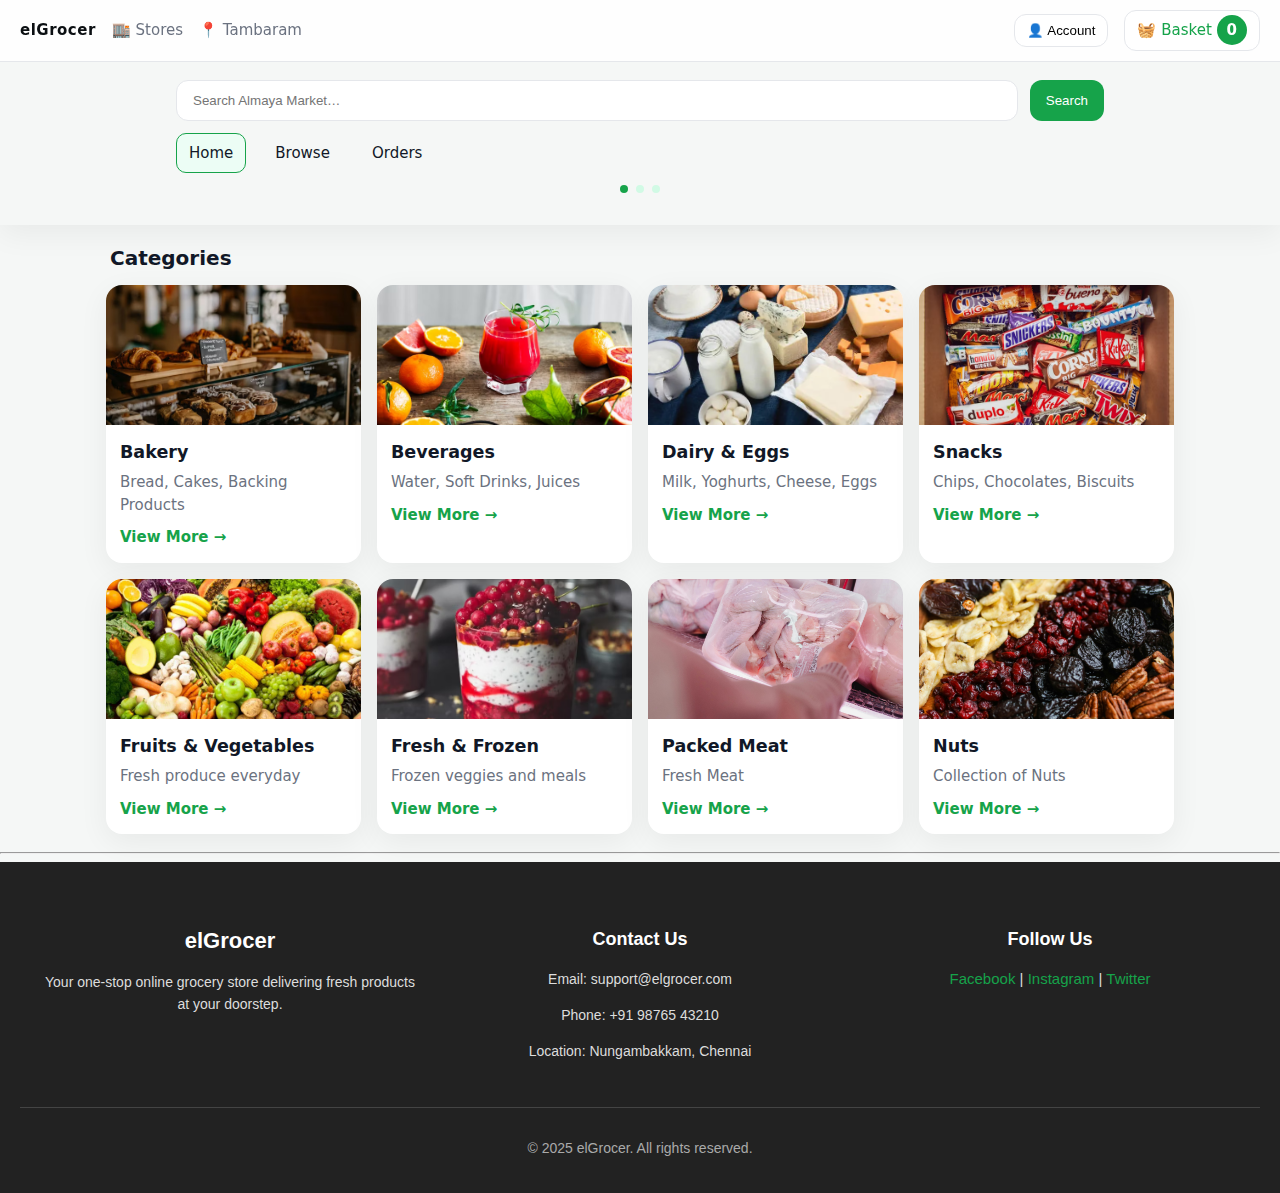
<file: index.html>
<!doctype html>
<html lang="en">
<head>
  <meta charset="UTF-8">
  <meta name="viewport" content="width=device-width, initial-scale=1.0">
  <title>elGrocer • Home</title>
  <link rel="stylesheet" href="assets/css/style.css">
  <style>
    .footer {
  background: #222;
  color: #ddd;
  padding: 40px 20px 20px;
  font-family: Arial, sans-serif;
}

.footer-container {
  display: grid;
  grid-template-columns: repeat(auto-fit, minmax(220px, 1fr));
  gap: 30px;
  max-width: 1200px;
  margin: auto;
}

.footer h3 {
  color: #fff;
  font-size: 22px;
  margin-bottom: 10px;
}

.footer h4 {
  color: #fff;
  margin-bottom: 15px;
  font-size: 18px;
}

.footer p {
  font-size: 14px;
  line-height: 1.6;
}

.footer ul {
  list-style: none;
  padding: 0;
}

.footer ul li {
  margin-bottom: 10px;
}

.footer ul li a {
  text-decoration: none;
  color: #bbb;
  transition: color 0.3s ease;
}

.footer ul li a:hover {
  color: #fff;
}

.footer .social-icons {
  display: flex;
  gap: 10px;
  font-size: 20px;
}

.footer .social-icons a {
  color: #bbb;
  text-decoration: none;
  transition: color 0.3s ease;
}

.footer .social-icons a:hover {
  color: #00aced;
}

.footer-bottom {
  text-align: center;
  border-top: 1px solid #444;
  margin-top: 30px;
  padding-top: 15px;
  font-size: 14px;
  color: #aaa;
}

  </style>
</head>
<body>
  <header class="header">
    <div class="topbar">
      <div class="brand">el<b>Grocer</b></div>
       <div class="muted" id="storeBtn">🏬 Stores</div>
<div class="muted" id="currentStore">📍 Tambaram</div>

<!-- Store Modal -->
<div id="storeModal" class="modal">
  <div class="modal-content">
    <span class="close">&times;</span>
    <h2>Select a Store</h2>
    <ul id="storeList">
      <li data-store="Tambaram">Tambaram Supermart</li>
      <li data-store="Velachery">Velachery Fresh Foods</li>
      <li data-store="Anna Nagar">Anna Nagar Grocery Hub</li>
    </ul>
  </div>
</div>
      <span class="spacer"></span>
      <button class="icon-btn" onclick="location.href='Account.html'">👤 Account</button>
      <a class="icon-btn" href="cart.html">🧺 Basket <span class="badge" data-cart-count>0</span></a>
    </div>

    <div class="searchbar">
      <input id="searchInput" placeholder="Search Almaya Market…">
      <button id="searchBtn">Search</button>
    </div>

    <nav class="nav-tabs">
      <a data-active="home" class="active">Home</a>
      <a href="products.html" data-active="products">Browse</a>
       <a href="order.html" data-active="orders">Orders</a>
    </nav>

    <div class="hero-dots"></div>
  </header>

  <main class="wrap">
    <div class="section-title">Categories</div>
    <section id="categories" class="categories"></section>
  </main>
  <hr>
<footer class="footer">
  <div class="footer-container">
    <div class="footer-about">
      <h3>el<b>Grocer</b></h3>
      <p>Your one-stop online grocery store delivering fresh products at your doorstep.</p>
    </div>

    <div class="footer-contact">
      <h4>Contact Us</h4>
      <p>Email: support@elgrocer.com</p>
      <p>Phone: +91 98765 43210</p>
      <p>Location: Nungambakkam, Chennai</p>
    </div>

    <div class="footer-social">
      <h4>Follow Us</h4>
      <a href="#">Facebook</a> | 
      <a href="#">Instagram</a> | 
      <a href="#">Twitter</a>
    </div>
  </div>
  <div class="footer-bottom">
    <p>&copy; 2025 elGrocer. All rights reserved.</p>
  </div>
</footer>


  <script type="module">
    import { initHeader, renderHome } from './assets/js/app.js';
    initHeader('home');
    renderHome();
    document.getElementById('searchBtn').addEventListener('click', ()=> {
      const q = document.getElementById('searchInput').value.trim();
      if (q) location.href = `products.html?q=${encodeURIComponent(q)}`;
    });
  </script>
</body>
</html>
</file>
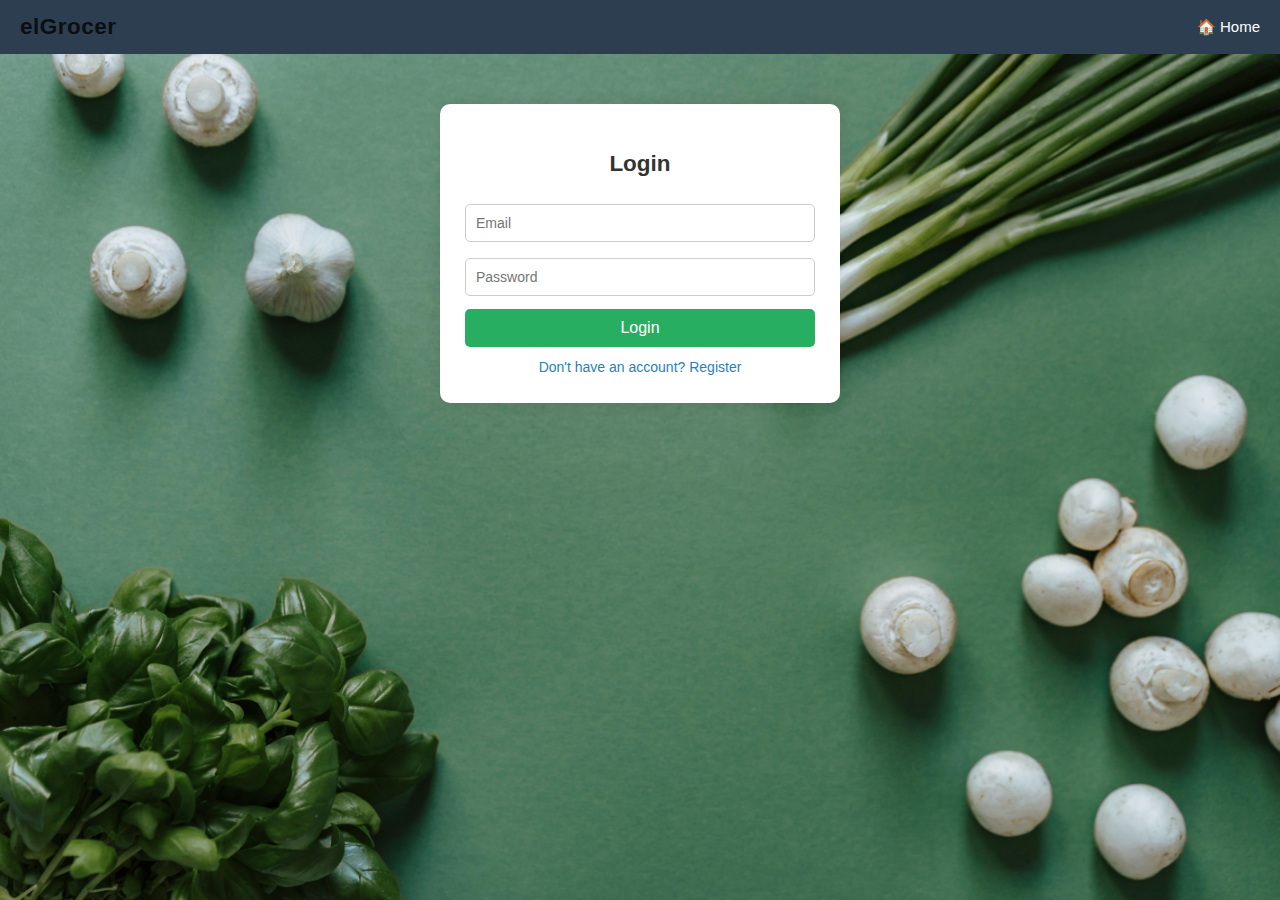
<file: Account.html>
<!doctype html>
<html lang="en">
<head>
  <meta charset="UTF-8">
  <meta name="viewport" content="width=device-width, initial-scale=1.0">
  <title>Account - elGrocer</title>
  <link rel="stylesheet" href="assets/css/style.css">
  <style>
    body {
      margin: 0;
      font-family: Arial, sans-serif;
      background: #f0f4f8;
    }
    header {
      background: #2c3e50;
      color: white;
      padding: 10px 20px;
      display: flex;
      align-items: center;
      justify-content: space-between;
    }
    header .brand {
      font-size: 1.5em;
    }
    header a {
      color: white;
      text-decoration: none;
      font-size: 1em;
    }
    .account-container {
      max-width: 400px;
      margin: 50px auto;
      background: white;
      padding: 25px;
      border-radius: 10px;
      box-shadow: 0 0 15px rgba(0,0,0,0.1);
    }
    h2 {
      text-align: center;
      margin-bottom: 15px;
      color: #333;
    }
    input {
      width: 100%;
      padding: 10px;
      margin: 8px 0;
      border: 1px solid #ccc;
      border-radius: 5px;
      font-size: 14px;
    }
    button {
      width: 100%;
      padding: 10px;
      background: #27ae60;
      color: white;
      border: none;
      border-radius: 5px;
      font-size: 16px;
      cursor: pointer;
      margin-top: 5px;
    }
    button:hover {
      background: #1e8449;
    }
    .toggle-link {
      text-align: center;
      margin-top: 10px;
      cursor: pointer;
      color: #2980b9;
      font-size: 14px;
    }
    .toggle-link:hover {
      text-decoration: underline;
    }
   body {
    margin: 0;
    font-family: Arial, sans-serif;
    background: url("assets/image/login.jpg") no-repeat center center fixed;
    background-size: cover;  /* makes image cover whole screen */
  }
 

  </style>
</head>
<body>

  <header>
    <div class="brand">el<b>Grocer</b></div>
    <a href="index.html">🏠 Home</a>
  </header>

  <div class="account-container">
    <!-- Login Form -->
    <form id="loginForm">
      <h2>Login</h2>
      <input type="email" name="email" placeholder="Email" required>
      <input type="password" name="password" placeholder="Password" required>
      <button type="submit">Login</button>
      <div class="toggle-link" onclick="showRegister()">Don't have an account? Register</div>
    </form>

    <!-- Register Form -->
    <form id="registerForm" style="display: none;">
      <h2>Register</h2>
      <input type="text" name="fullName" id="fullName" placeholder="Full Name" required>
      <input type="email" name="email" id="email" placeholder="Email" required>
      <input type="password" name="password" id="password" placeholder="Password" required>
      <input type="password" name="confirmPassword" id="confirmPassword" placeholder="Confirm Password" required>
      <button type="submit">Register</button>
      <div class="toggle-link" onclick="showLogin()">Already have an account? Login</div>
    </form>
  </div>

<script>
function showRegister() {
  document.getElementById("loginForm").style.display = "none";
  document.getElementById("registerForm").style.display = "block";
}
function showLogin() {
  document.getElementById("registerForm").style.display = "none";
  document.getElementById("loginForm").style.display = "block";
}

document.getElementById("registerForm").addEventListener("submit", async function(e) {
  e.preventDefault();
  let fullName = document.getElementById("fullName").value.trim();
  let email = document.getElementById("email").value.trim();
  let password = document.getElementById("password").value;
  let confirmPassword = document.getElementById("confirmPassword").value;

  if (password !== confirmPassword) {
    alert("Passwords do not match");
    return;
  }

  try {
    let res = await fetch("http://localhost:8080/api/users/register", {
      method: "POST",
      headers: { "Content-Type": "application/json" },
      body: JSON.stringify({ fullName, email, password })
    });
    alert(await res.text());
    showLogin();
  } catch (err) {
    console.error(err);
    alert("Error registering user");
  }
});

document.getElementById("loginForm").addEventListener("submit", async function(e) {
  e.preventDefault();
  let email = this.email.value.trim();
  let password = this.password.value;

  try {
    let res = await fetch("http://localhost:8080/api/users/login", {
      method: "POST",
      headers: { "Content-Type": "application/json" },
      body: JSON.stringify({ email, password })
    });
    alert(await res.text());
  } catch (err) {
    console.error(err);
    alert("Error logging in");
  }
});
</script>

</body>
</html>
</file>
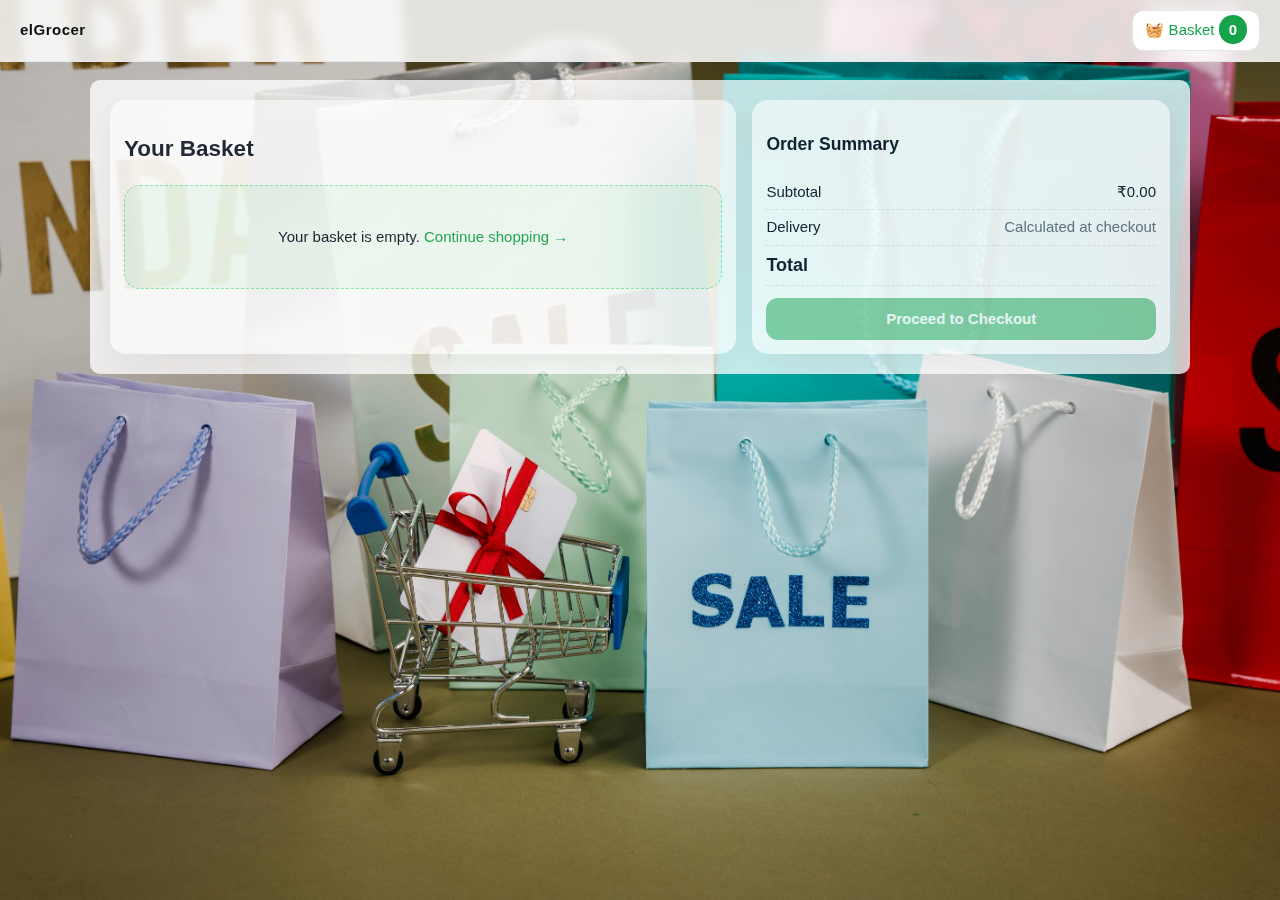
<file: cart.html>
<!doctype html>
<html lang="en">
<head>
  <meta charset="UTF-8">
  <meta name="viewport" content="width=device-width, initial-scale=1.0">
  <title>Your Basket</title>
  <link rel="stylesheet" href="assets/css/style.css">
  <style>
   
  body {
    margin: 0;
    font-family: Arial, sans-serif;
    background-image: url('assets/image/cart.jpg.jpg'); /* change path */
    background-size: cover;
    background-position: center;
    background-attachment: fixed; /* stays fixed while scrolling */
  }

  /* Optional: make text more readable */
  .wrap {
    background-color: rgba(255, 255, 255, 0.85);
    opacity: 0.9;
    padding: 20px;
    border-radius: 10px;
  }

  </style>
</head>
<body>
  <header class="topbar">
    <a href="index.html" class="brand">el<b>Grocer</b></a>
    <span class="spacer"></span>
    <a class="icon-btn" href="cart.html">🧺 Basket <span class="badge" data-cart-count>0</span></a>
  </header>

  <main class="wrap cart">
    <section class="cart-panel">
      <h2>Your Basket</h2>
      <div id="cartItems"></div>
    </section>
    <aside class="summary">
      <h3>Order Summary</h3>
      <div class="row"><span>Subtotal</span><span id="subtotal">₹0.00</span></div>
      <div class="row"><span>Delivery</span><span class="muted">Calculated at checkout</span></div>
      <div class="row total"><span>Total</span><span id="total"></span></div>
      <a id="checkoutBtn" href="checkout.html" class="btn" style="display:block; text-align:center; margin-top:12px;">Proceed to Checkout</a>
    </aside>
  </main>

  <script type="module">
    import { initHeader, renderCart } from './assets/js/app.js';
    initHeader('cart');
    renderCart();
  </script>
</body>
</html>
</file>
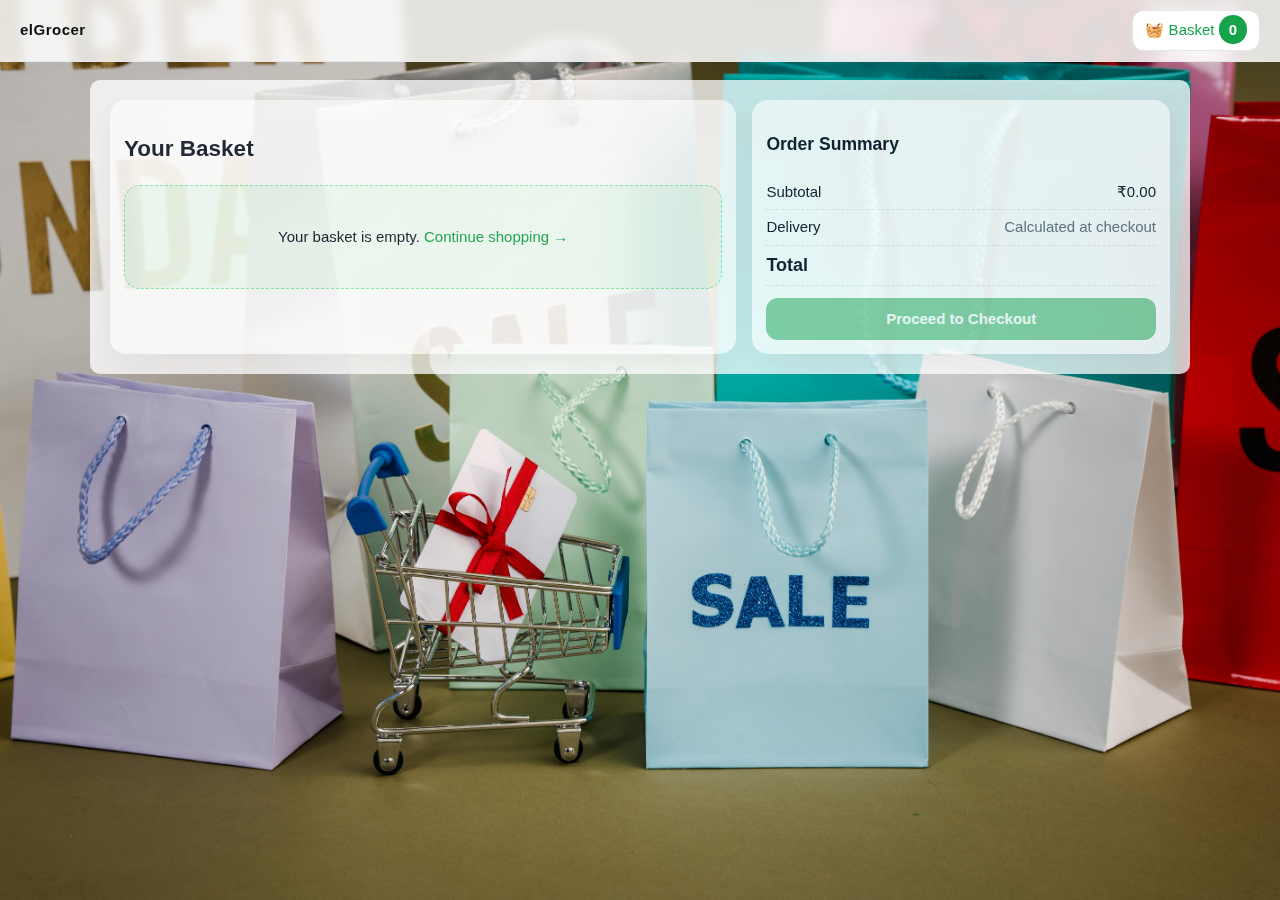
<file: checkout.html>
<!doctype html>
<html lang="en">
<head>
  <meta charset="UTF-8">
  <meta name="viewport" content="width=device-width, initial-scale=1.0">
  <title>Checkout</title>
  <link rel="stylesheet" href="assets/css/style.css">
</head>
<body>
  <header class="topbar">
    <a href="index.html" class="brand">el<b>Grocer</b></a>
    <span class="spacer"></span>
    <a class="icon-btn" href="cart.html">🧺 Basket <span class="badge" data-cart-count>0</span></a>
  </header>

  <main class="wrap cart">
    <section class="cart-panel">
      <h2>Delivery Details</h2>
      <form id="checkoutForm" class="form">
        <input id="name" placeholder="Full Name" required>
        <input id="email" placeholder="Email" type="email" required>
        <input id="phone" placeholder="Phone" required>
        <textarea id="address" placeholder="Full Address" required></textarea>
        <button class="btn">Place Order</button>
      </form>
    </section>
    <aside class="summary">
      <h3>Summary</h3>
      <div class="row"><span>Subtotal</span><span id="summarySubtotal">₹0.00</span></div>
      <div class="row"><span>Delivery</span><span id="summaryDelivery">₹0.00</span></div>
      <div class="row total"><span>Total</span><span id="summaryTotal">₹0.00</span></div>
    </aside>
  </main>

  <script type="module">
    import { initHeader, renderCheckout } from './assets/js/app.js';
    initHeader('checkout');
    renderCheckout();
    
document.getElementById("checkoutForm").addEventListener("submit", async function(e) {
    e.preventDefault();

    let orderData = {
        fullName: document.getElementById("name").value,
        email: document.getElementById("email").value,
        phone: document.getElementById("phone").value,
        address: document.getElementById("address").value,
        subtotal: parseFloat(document.getElementById("summarySubtotal").innerText.replace("₹", "")),
        deliveryFee: parseFloat(document.getElementById("summaryDelivery").innerText.replace("₹", "")),
        totalAmount: parseFloat(document.getElementById("summaryTotal").innerText.replace("₹", ""))
    };

    let res = await fetch("http://localhost:8080/api/orders", {
        method: "POST",
        headers: { "Content-Type": "application/json" },
        body: JSON.stringify(orderData)
    });

    alert(await res.text());
});


  </script>
</body>
</html>
</file>
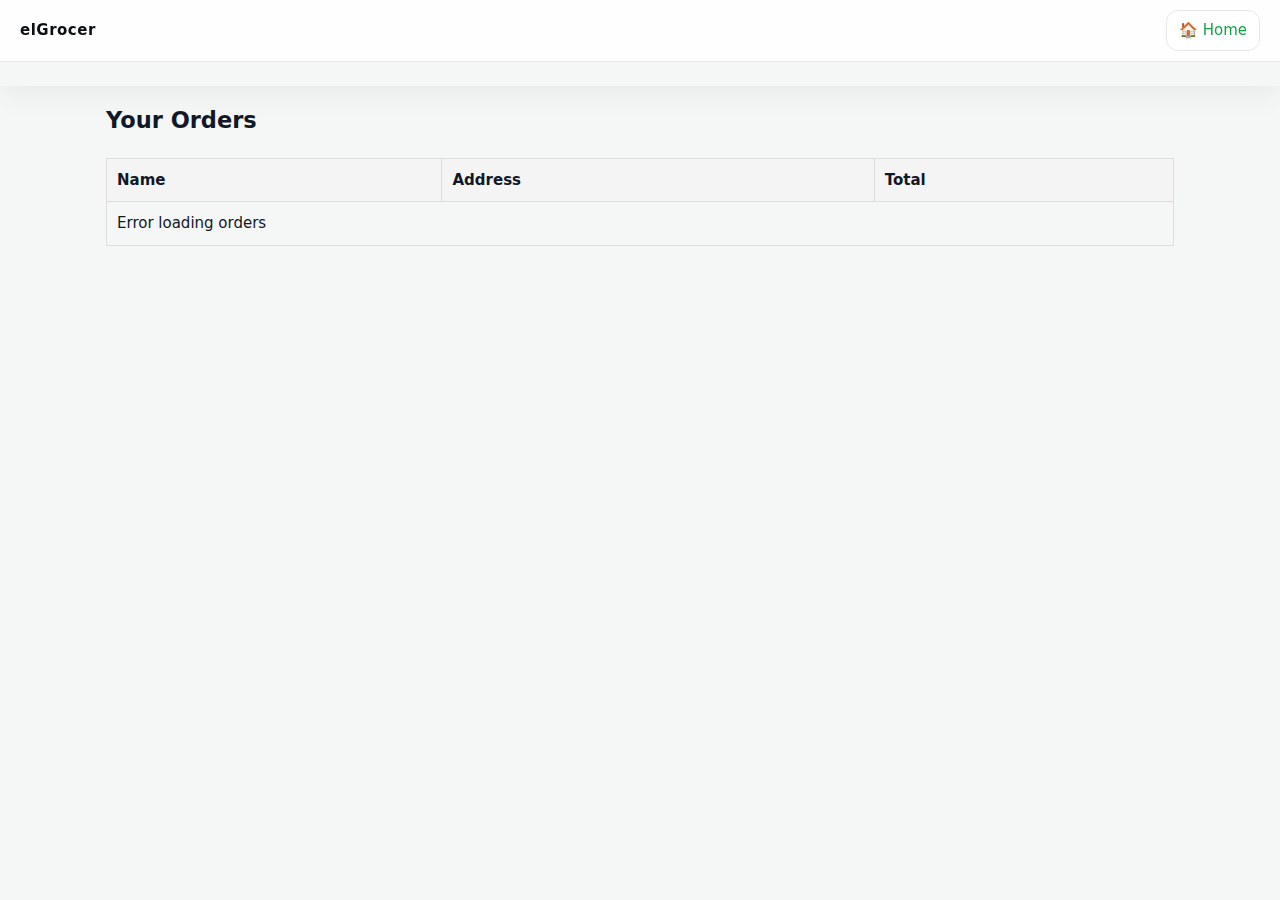
<file: order.html>
<!doctype html>
<html lang="en">
<head>
  <meta charset="UTF-8">
  <meta name="viewport" content="width=device-width, initial-scale=1.0">
  <title>Orders - elGrocer</title>
  <link rel="stylesheet" href="assets/css/style.css">
  <style>
    table {
      width: 100%;
      border-collapse: collapse;
      margin-top: 20px;
    }
    table, th, td {
      border: 1px solid #ddd;
    }
    th, td {
      padding: 10px;
      text-align: left;
    }
    th {
      background: #f4f4f4;
    }
  </style>
</head>
<body>
  <header class="header">
    <div class="topbar">
      <div class="brand">el<b>Grocer</b></div>
      <span class="spacer"></span>
      <a class="icon-btn" href="index.html">🏠 Home</a>
    </div>
  </header>

  <main class="wrap">
    <h2>Your Orders</h2>
    <table>
      <thead>
        <tr>
          <th>Name</th>
          <th>Address</th>
          <th>Total</th>
        </tr>
      </thead>
      <tbody id="ordersTable">
        <tr><td colspan="3">Loading orders...</td></tr>
      </tbody>
    </table>
  </main>

  <script>
    const ORDERS_API = "http://localhost:8080/api/orders/view";

    async function loadOrders() {
      try {
        const res = await fetch(ORDERS_API);
        if (!res.ok) throw new Error("Failed to fetch orders");
        const orders = await res.json();

        const table = document.getElementById("ordersTable");

        if (orders.length === 0) {
          table.innerHTML = `<tr><td colspan="3">No orders found</td></tr>`;
          return;
        }

        table.innerHTML = orders.map(order => `
          <tr>
            <td>${order.fullName}</td>
            <td>${order.address}</td>
            <td>₹${order.totalAmount != null ? order.totalAmount.toFixed(2) : "0.00"}</td>
          </tr>
        `).join("");
      } catch (err) {
        console.error(err);
        document.getElementById("ordersTable").innerHTML =
          `<tr><td colspan="3">Error loading orders</td></tr>`;
      }
    }

    loadOrders();
  </script>
</body>
</html>
</file>
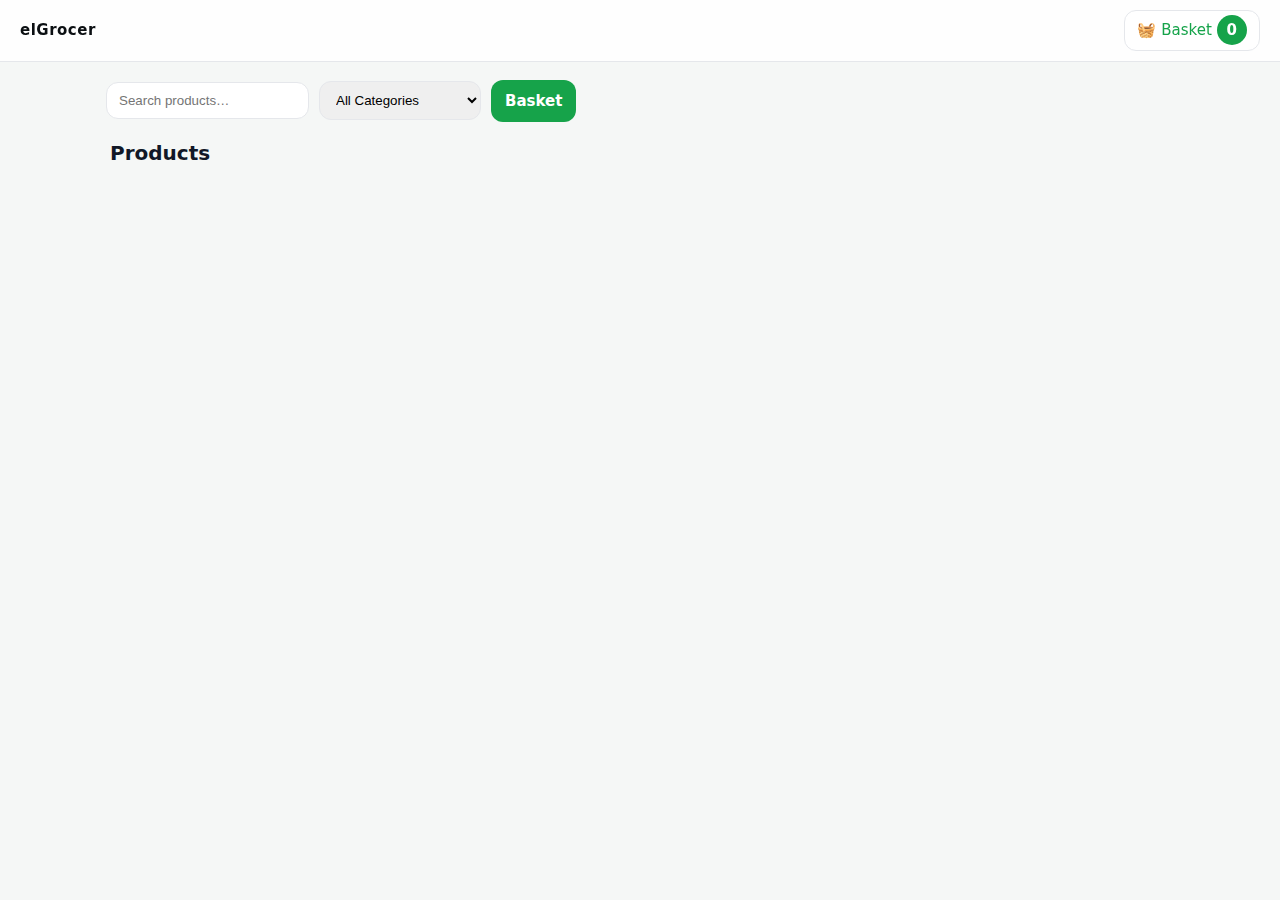
<file: products.html>
<!doctype html>
<html lang="en">
<head>
  <meta charset="UTF-8">
  <meta name="viewport" content="width=device-width, initial-scale=1.0">
  <title>Browse Products</title>
  <link rel="stylesheet" href="assets/css/style.css">
</head>
<body>
  <header class="topbar">
    <a href="index.html" class="brand">el<b>Grocer</b></a>
    <span class="spacer"></span>
    <a class="icon-btn" href="cart.html">🧺 Basket <span class="badge" data-cart-count>0</span></a>
  </header>

  <main class="wrap">
    <div class="toolbar">
      <input id="searchProducts" placeholder="Search products…">
      <select id="categorySelect">
        <option value="all">All Categories</option>
        <option value="bakery">Bakery</option>
        <option value="beverages">Beverages</option>
        <option value="dairy-eggs">Dairy & Eggs</option>
        <option value="snacks">Snacks</option>
        <option value="fruits-veg">Fruits & Vegetables</option>
        <option value="meat">Packed Meat</option>
        <option value="nuts">Nuts</option>
      </select>
      <a href="cart.html" class="btn">Basket</a>
    </div>
    <h2 id="resultTitle" class="section-title">Products</h2>
    <section id="productGrid" class="product-grid"></section>
  </main>

  <script type="module">
    import { initHeader, renderProducts } from './assets/js/app.js';
    initHeader('products');
    renderProducts();
  </script>
</body>
</html>
</file>
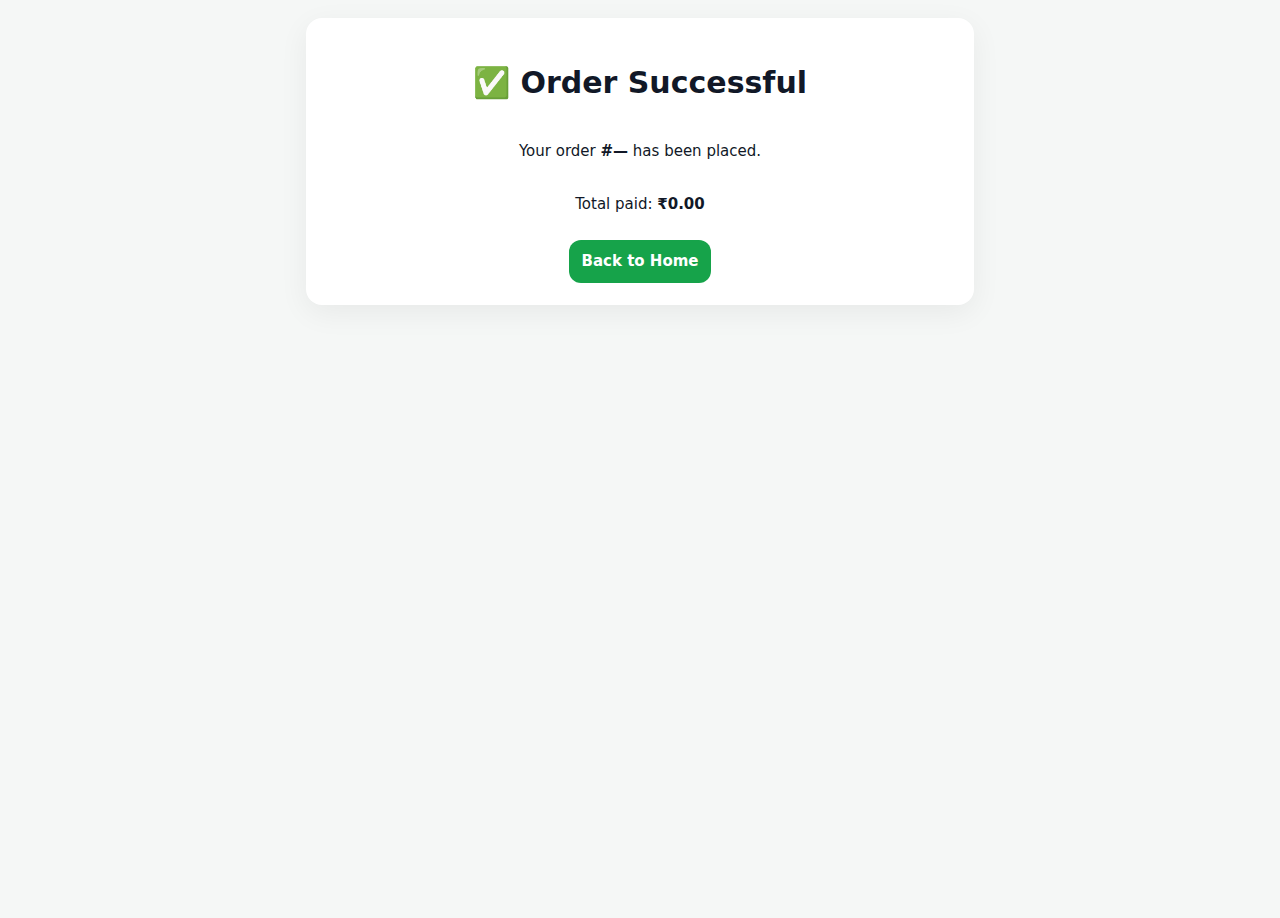
<file: success.html>
<!doctype html>
<html lang="en">
<head>
  <meta charset="UTF-8">
  <meta name="viewport" content="width=device-width, initial-scale=1.0">
  <title>Order Placed</title>
  <link rel="stylesheet" href="assets/css/style.css">
</head>
<body>
  <main class="wrap" style="max-width:700px;">
    <div class="cat-card" style="padding:22px; align-items:center;">
      <h1>✅ Order Successful</h1>
      <p>Your order <b>#<span id="orderId">—</span></b> has been placed.</p>
      <p>Total paid: <b id="orderTotal">₹0.00</b></p>
      <a class="btn" href="index.html" style="display:inline-block; margin-top:10px;">Back to Home</a>
    </div>
  </main>
  <script type="module">
    import { renderSuccess } from './assets/js/app.js';
    renderSuccess();
  </script>
</body>
</html>
</file>
<file: assets/css/style.css>
/* assets/css/style.css */
:root {
  --primary: #16a34a;
  --primary-600:#0f9a43;
  --bg: #f5f7f6;
  --card: #ffffff;
  --muted:#6b7280;
  --border:#e5e7eb;
  --shadow: 0 8px 30px rgba(0,0,0,.06);
  --radius: 16px;
}

* {
   box-sizing: border-box; 
  }
html, body {
   height: 100%;
   }
body {
  margin: 0; background: var(--bg);
  font: 15px/1.5 Inter, ui-sans-serif, system-ui, -apple-system, Segoe UI, Roboto, Arial, sans-serif;
  color: #111827;
}
a {
   color: var(--primary); 
   text-decoration: none;
   }
a.link { 
  font-weight: 600;
 }
a.link:hover { 
  text-decoration: underline;
 }

/* Header */
.header {
  background: url('https://images.unsplash.com/photo-1506806732259-39c2d0268443?q=80&w=1600&auto=format&fit=crop') center/cover no-repeat;
  padding-bottom: 24px;
  box-shadow: var(--shadow);
}
.topbar {
  backdrop-filter: blur(6px);
  background: rgba(255,255,255,.85);
  border-bottom: 1px solid var(--border);
  display: flex; align-items: center; gap: 16px;
  padding: 10px 20px;
}
.brand {
   font-weight: 800; 
   letter-spacing: .5px;
    color: #0b0f12;
   }
.spacer {
   flex: 1;
   }
.badge { 
  background: var(--primary); 
  color:#fff;
  padding:6px 10px;
  border-radius:999px;
  font-weight:600;
}
.icon-btn { 
  background:#fff;
   border:1px solid var(--border);
    padding:8px 12px;
     border-radius:12px; 
     cursor:pointer;
     }
.icon-btn:hover {
   border-color: #cbd5e1;
   }

.searchbar {
  max-width: 960px; 
  margin: 18px auto 0;
  display: flex;
  gap: 12px;
  padding: 0 16px;
}
.searchbar input {
  flex: 1;
  padding: 12px 16px;
  border-radius: 12px; 
  border: 1px solid var(--border);
}
.searchbar button {
   padding: 12px 16px; 
   border:none; 
   background: var(--primary);
   color:#fff;
   border-radius:12px;
   cursor:pointer; 
    }
.nav-tabs {
   display:flex; 
   gap: 16px; 
   padding: 0 16px; 
   margin: 12px auto; 
   max-width: 960px; 
  }
.nav-tabs a { 
  padding:8px 12px; 
  border-radius:10px; 
  color:#111827; 
  border:1px solid transparent; 
}
.nav-tabs a.active, .nav-tabs a:hover { 
  border-color: var(--primary); 
  background:#ecfdf5; 
}

/* Categories grid */
.wrap { 
  max-width: 1100px; 
  margin: 18px auto; 
  padding: 0 16px; 
}
.section-title { 
  font-size: 20px; 
  font-weight: 800; 
  margin: 12px 4px; 
}
.categories { 
  display:grid; 
  grid-template-columns: repeat(auto-fill, minmax(240px, 1fr)); 
  gap:16px; }
.cat-card { 
  background: var(--card); 
  border-radius: var(--radius); 
  box-shadow: var(--shadow); 
  overflow:hidden; 
  display:flex; 
  flex-direction: column; 
}
.cat-card img { 
  width:100%; 
  height:140px; 
  object-fit: cover; 
}
.cat-content { 
  padding: 14px; 
}
.cat-content h3 {
   margin: 0 0 6px 0;
   }
.cat-content p { 
  margin: 0 0 10px 0; 
  color: var(--muted); 
}

.hero-dots {
   display:flex; 
   gap:8px; 
   justify-content:center; 
   padding-bottom: 8px; 
  }
.dot { 
  width:8px; 
  height:8px; 
  background:#d1fae5; 
  border-radius:999px; 
}
.dot.active {
   background: var(--primary); 
  }


/* Product cards */
.toolbar { 
  display:flex; 
  gap:10px; 
  align-items:center; 
  margin: 8px 0 16px; 
}
.toolbar input, .toolbar select {
   padding:10px 12px; 
   border-radius:12px; 
   border:1px solid var(--border); 
  }
.toolbar .btn { 
  padding: 10px 14px; 
}

.product-grid { display:grid; grid-template-columns: repeat(auto-fill, minmax(220px, 1fr)); gap: 16px; }
.product-card { background: var(--card); border-radius: var(--radius); box-shadow: var(--shadow); overflow: hidden; display:flex; flex-direction: column; }
.product-card img { width:100%; height: 160px; object-fit: cover; }
.pc-body { padding: 12px; display:flex; flex-direction: column; gap: 8px; }
.price { font-weight: 800; }
.unit { color: var(--muted); font-weight: 600; }
.rating { color:#f59e0b; font-size: 14px; }

.btn { 
  background: var(--primary); 
  color:#fff; 
  border: none; 
  border-radius: 12px; 
  padding: 10px 12px; 
  cursor:pointer; 
  font-weight:700; 
}
.btn:hover { 
  background: var(--primary-600); 
}
.btn.disabled { 
  opacity:.5; 
  pointer-events: none; 
}

/* Cart */
.cart { 
  display:grid; 
  grid-template-columns: 1.2fr .8fr; 
  gap: 16px; 
}
@media (max-width: 860px) { 
  .cart { 
    grid-template-columns: 1fr; } 
  }
.cart-panel, .summary { 
  background: var(--card); 
  border-radius: var(--radius); 
  box-shadow: var(--shadow); 
  padding: 14px; 
}
.cart-row { 
  display:grid; 
  grid-template-columns: 80px 1fr 120px 100px; 
  gap: 12px; 
  align-items: center; 
  padding:8px 0; 
  border-bottom: 1px solid var(--border); 
}
.cart-row:last-child { 
  border-bottom: none; 
}
.cart-row img {
   width:80px; 
   height:80px; 
   object-fit:cover; 
   border-radius:12px; 
  }
.cart-row .info h4 {
   margin:0; 
  }
.muted {
   color: var(--muted); 
  }
.qty input { 
  width:80px; 
  padding:8px 10px; 
  border-radius: 10px; 
  border:1px solid var(--border); 
}
.line { 
  font-weight: 800; 
  text-align:right; 
}
.empty { 
  padding: 40px; 
  text-align:center; 
  background: #f0fdf4; 
  border: 1px dashed #86efac; 
  border-radius: var(--radius); 
}

.summary .row { 
  display:flex; 
  justify-content: space-between; 
  padding: 6px 0; 
  border-bottom: 1px dashed var(--border); 
}
.summary .row:last-child {
   border-bottom: none; 
  }
.summary .total {
   font-weight: 900; 
   font-size: 18px; 
  }

/* Forms */
.form { 
  display:grid; 
  gap:12px; 
}
.form input, .form textarea { 
  padding: 12px; 
  border-radius:12px; 
  border:1px solid var(--border); 
}
.form textarea { 
  min-height: 100px; 
  resize: vertical; 
}
.danger { 
  color:#ef4444;
 }
footer { 
  text-align:center; 
  color: var(--muted); 
  padding: 30px 10px; }


/*Stores list */
.modal {
  display: none;
  position: fixed;
  left: 0; top: 0;
  width: 100%; height: 100%;
  background: rgba(0,0,0,0.5);
}
.modal-content {
  background: white;
  padding: 20px;
  width: 300px;
  margin: 15% auto;
  border-radius: 8px;
}
.close {
  float: right;
  cursor: pointer;
}
#storeList li {
  list-style-type: none;
  padding: 8px;
  cursor: pointer;
}
#storeList li:hover {
  background: #f0f0f0;
}
.muted{
  cursor: pointer;
}
.nav-tabs{
  cursor: pointer;
}
.brand{
  cursor: pointer;
}
</file>
